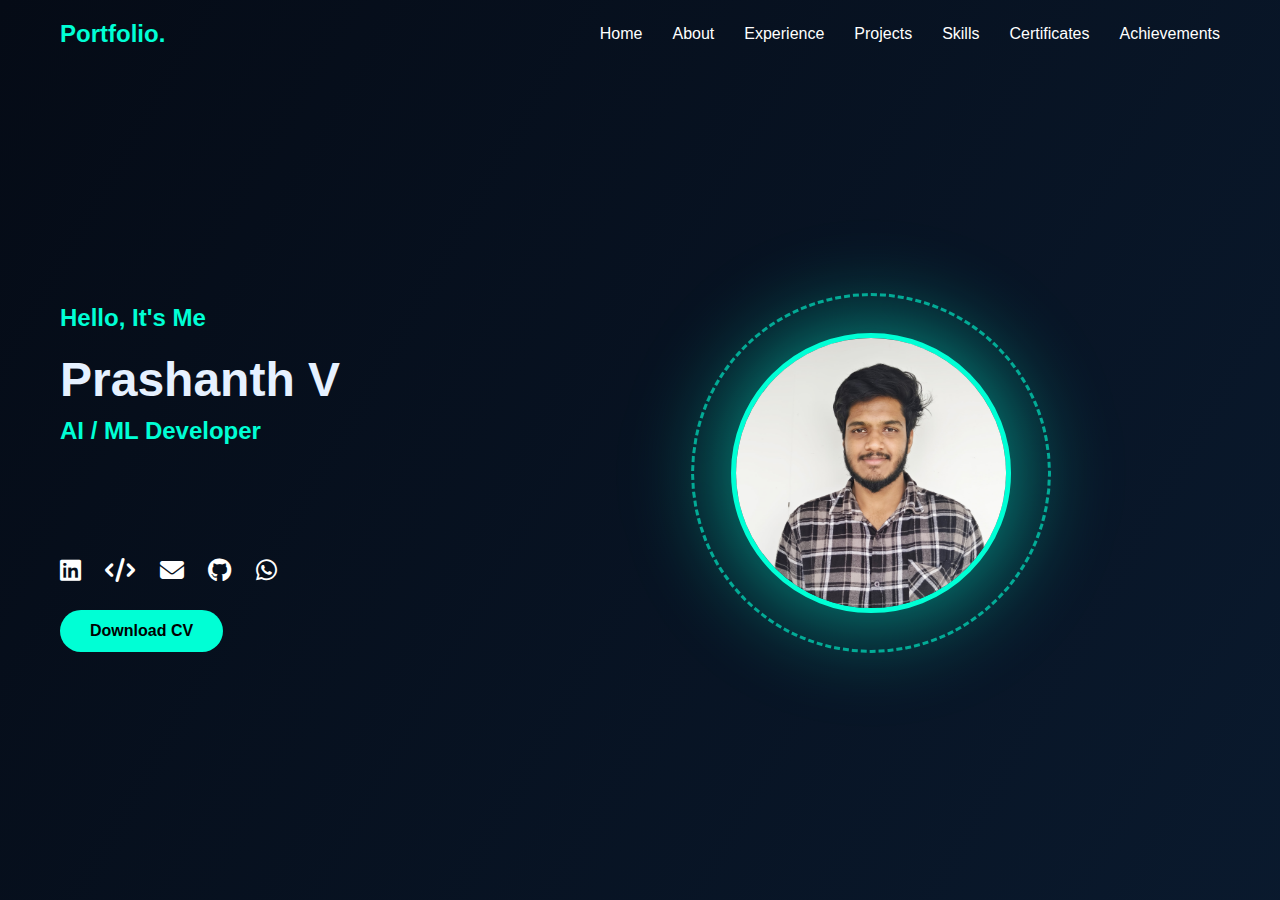
<file: index.html>
<!DOCTYPE html>
<html lang="en">
<head>
    <meta charset="UTF-8">
    <title>Prashanth | AI/ML Developer</title>

    <!-- Font Awesome Icons -->
    <link rel="stylesheet" href="https://cdnjs.cloudflare.com/ajax/libs/font-awesome/6.5.0/css/all.min.css">

    <link rel="stylesheet" href="style.css">
</head>
<body>

<!-- NAVBAR -->
<nav class="navbar">
    <div class="logo">Portfolio.</div>
    <ul class="nav-links">
        <li><a href="index.html">Home</a></li>
        <li><a href="about.html">About</a></li>
        <li><a href="Experience.html">Experience</a></li>
        <li><a href="projects.html">Projects</a></li>
        <li><a href="skills.html">Skills</a></li>
        <li><a href="certificates.html">Certificates</a></li>
        <li><a href="achievements.html">Achievements</a></li>
    </ul>
</nav>

<!-- HERO SECTION -->
<section class="hero" id="home">
    <div class="hero-left">
        <h2 class="fade-in">Hello, It's Me</h2>
        <h1 class="fade-in">Prashanth V</h1>
        <h2 class="slide-in">AI / ML Developer</h2>

        <p class="summary reveal">
            Passionate <span>AI & Machine Learning</span> developer focused on<br>
            building <span>intelligent</span>, <span>scalable</span>, real-world solutions.
        </p>

        <!-- SOCIAL ICONS -->
        <div class="social-icons zoom-in">
            <a href="https://linkedin.com/in/yourprofile" target="_blank"><i class="fab fa-linkedin"></i></a>
            <a href="https://leetcode.com/Prashmane" target="_blank"><i class="fa-solid fa-code"></i></a>
            <a href="mailto:prashanthvprashanthv46@gmail.com"><i class="fa-solid fa-envelope"></i></a>
            <a href="https://github.com/PRASHMANE" target="_blank"><i class="fab fa-github"></i></a>
            <a href="https://wa.me/918904311838" target="_blank"><i class="fab fa-whatsapp"></i></a>
        </div>


        <div class="cv-btn zoom-in">
            <a href="Prashanth_CV.pdf" download class="btn">Download CV</a>
        </div>

    </div>

    <div class="hero-right zoom-in">
        <div class="photo-wrapper">
            <img src="photo.jpg" alt="Prashanth Photo">
        </div>
    </div>

</section>

<script src="script.js"></script>
</body>
</html>
</file>
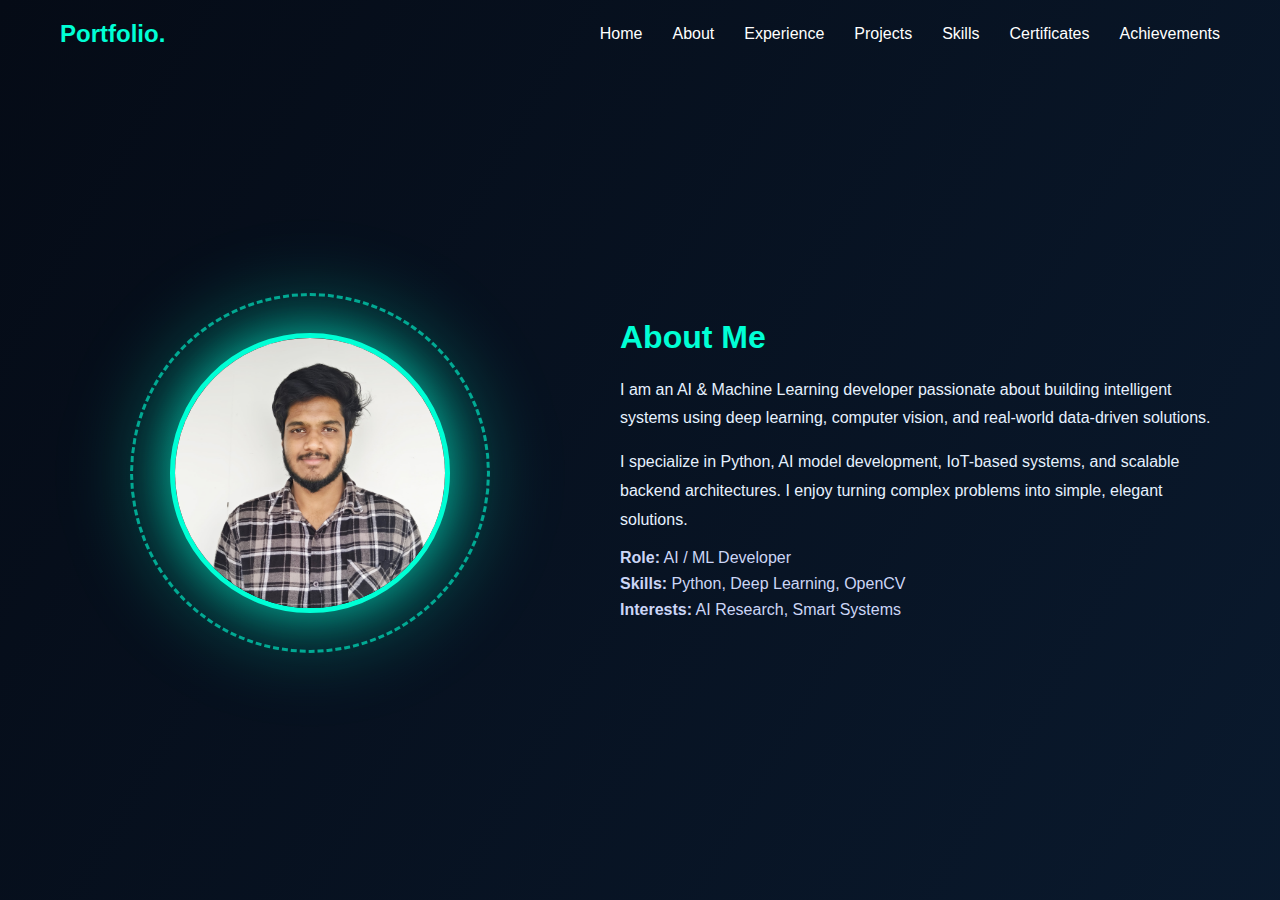
<file: about.html>
<!DOCTYPE html>
<html lang="en">
<head>
    <meta charset="UTF-8">
    <title>About | Prashanth</title>
    <link rel="stylesheet" href="style.css">
</head>
<body>

<!-- NAVBAR -->
<nav class="navbar">
    <div class="logo">Portfolio.</div>
    <ul class="nav-links">
        <li><a href="index.html">Home</a></li>
        <li><a href="about.html" class="active">About</a></li>
        <li><a href="experience.html">Experience</a></li>
        <li><a href="projects.html">Projects</a></li>
        <li><a href="skills.html">Skills</a></li>
        <li><a href="certificates.html">Certificates</a></li>
        <li><a href="achievements.html">Achievements</a></li>
    </ul>
</nav>

<!-- ABOUT SECTION -->
<section class="page about-section">

    <!-- LEFT: IMAGE -->
    <div class="about-left">
        <div class="photo-wrapper">
            <img src="photo.jpg" alt="Prashanth" class="about-photo">
        </div>
    </div>

    <!-- RIGHT: INFO -->
    <div class="about-right">
        <h1>About Me</h1>

        <p class="about-text">
            I am an AI & Machine Learning developer passionate about building
            intelligent systems using deep learning, computer vision, and
            real-world data-driven solutions.
        </p>

        <p class="about-text">
            I specialize in Python, AI model development, IoT-based systems,
            and scalable backend architectures. I enjoy turning complex
            problems into simple, elegant solutions.
        </p>

        <ul class="about-list">
            <li><strong>Role:</strong> AI / ML Developer</li>
            <li><strong>Skills:</strong> Python, Deep Learning, OpenCV</li>
            <li><strong>Interests:</strong> AI Research, Smart Systems</li>
        </ul>
    </div>

</section>

</body>
</html>
</file>
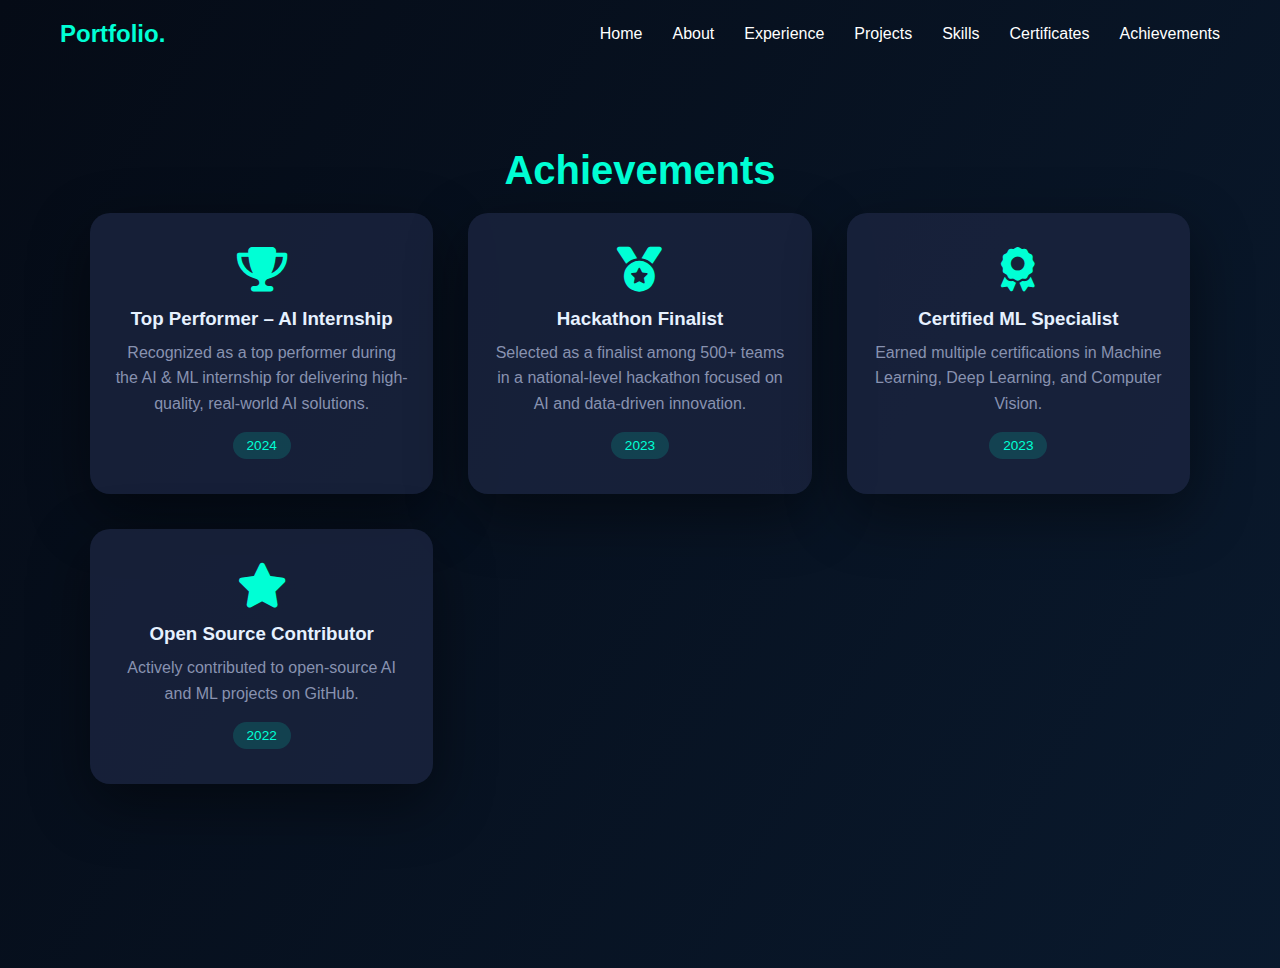
<file: achievements.html>
<!DOCTYPE html>
<html lang="en">
<head>
    <meta charset="UTF-8">
    <title>Achievements | Prashanth</title>

    <!-- Font Awesome Icons -->
    <link rel="stylesheet"
          href="https://cdnjs.cloudflare.com/ajax/libs/font-awesome/6.5.1/css/all.min.css"/>

    <link rel="stylesheet" href="style.css">
</head>
<body>

<!-- NAVBAR -->
<nav class="navbar">
    <div class="logo">Portfolio.</div>
    <ul class="nav-links">
        <li><a href="index.html">Home</a></li>
        <li><a href="about.html">About</a></li>
        <li><a href="experience.html">Experience</a></li>
        <li><a href="projects.html">Projects</a></li>
        <li><a href="skills.html">Skills</a></li>
        <li><a href="certificates.html">Certificates</a></li>
        <li><a href="achievements.html" class="active">Achievements</a></li>
    </ul>
</nav>

<!-- ACHIEVEMENTS SECTION -->
<section class="page achievements-page">
    <h1 class="achievements-title">Achievements</h1>

    <div class="achievements-grid">

        <!-- Achievement 1 -->
        <div class="achievement-card">
            <i class="fas fa-trophy achievement-icon"></i>
            <h3>Top Performer – AI Internship</h3>
            <p>
                Recognized as a top performer during the AI & ML internship
                for delivering high-quality, real-world AI solutions.
            </p>
            <span class="achievement-year">2024</span>
        </div>

        <!-- Achievement 2 -->
        <div class="achievement-card">
            <i class="fas fa-medal achievement-icon"></i>
            <h3>Hackathon Finalist</h3>
            <p>
                Selected as a finalist among 500+ teams in a national-level
                hackathon focused on AI and data-driven innovation.
            </p>
            <span class="achievement-year">2023</span>
        </div>

        <!-- Achievement 3 -->
        <div class="achievement-card">
            <i class="fas fa-award achievement-icon"></i>
            <h3>Certified ML Specialist</h3>
            <p>
                Earned multiple certifications in Machine Learning,
                Deep Learning, and Computer Vision.
            </p>
            <span class="achievement-year">2023</span>
        </div>

        <!-- Achievement 4 -->
        <div class="achievement-card">
            <i class="fas fa-star achievement-icon"></i>
            <h3>Open Source Contributor</h3>
            <p>
                Actively contributed to open-source AI and ML projects on GitHub.
            </p>
            <span class="achievement-year">2022</span>
        </div>

    </div>
</section>

</body>
</html>
</file>
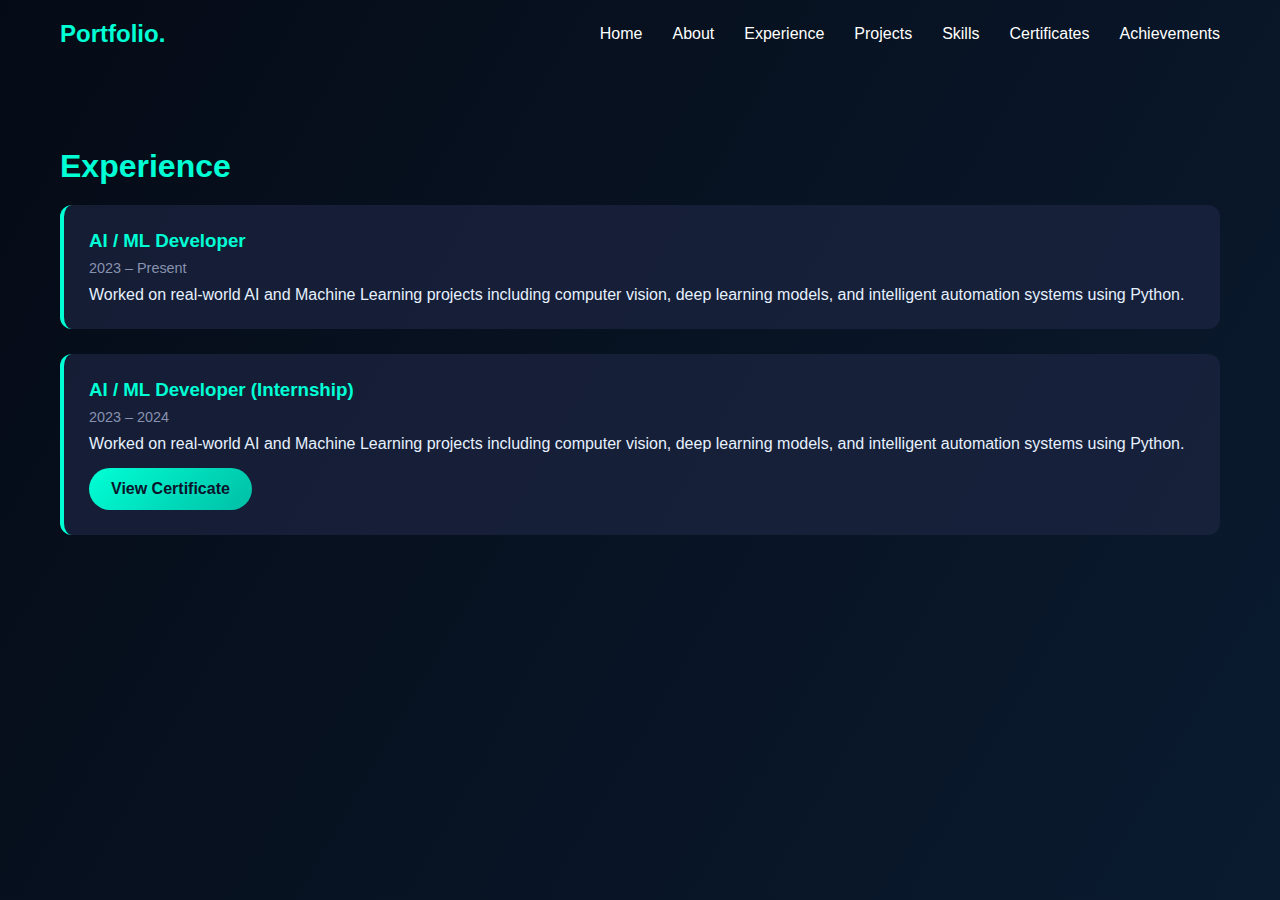
<file: Experience.html>
<!DOCTYPE html>
<html lang="en">
<head>
    <meta charset="UTF-8">
    <title>Experience | Prashanth</title>
    <link rel="stylesheet" href="style.css">
</head>
<body>

<!-- NAVIGATION BAR -->
<nav class="navbar">
    <div class="logo">Portfolio.</div>
    <ul class="nav-links">
        <li><a href="index.html">Home</a></li>
        <li><a href="about.html">About</a></li>
        <li><a href="Experience.html">Experience</a></li>
        <li><a href="projects.html">Projects</a></li>
        <li><a href="skills.html">Skills</a></li>
        <li><a href="certificates.html">Certificates</a></li>
        <li><a href="achievements.html">Achievements</a></li>
    </ul>
</nav>

<!-- EXPERIENCE SECTION -->
<section class="page">
    <h1>Experience</h1>

    <div class="experience-card">
        <h3>AI / ML Developer</h3>
        <p class="duration">2023 – Present</p>
        <p>
            Worked on real-world AI and Machine Learning projects including
            computer vision, deep learning models, and intelligent automation
            systems using Python.
        </p>
    </div>

    <div class="experience-card">
    <h3>AI / ML Developer (Internship)</h3>
        <p class="duration">2023 – 2024</p>
        <p>
            Worked on real-world AI and Machine Learning projects including
            computer vision, deep learning models, and intelligent automation
            systems using Python.
        </p>

    <!-- CERTIFICATE BUTTON -->
    <a href="certificates/ai-ml-internship.pdf" 
       class="cert-btn" 
       target="_blank">
       View Certificate
    </a>
    </div>


</section>

</body>
</html>
</file>
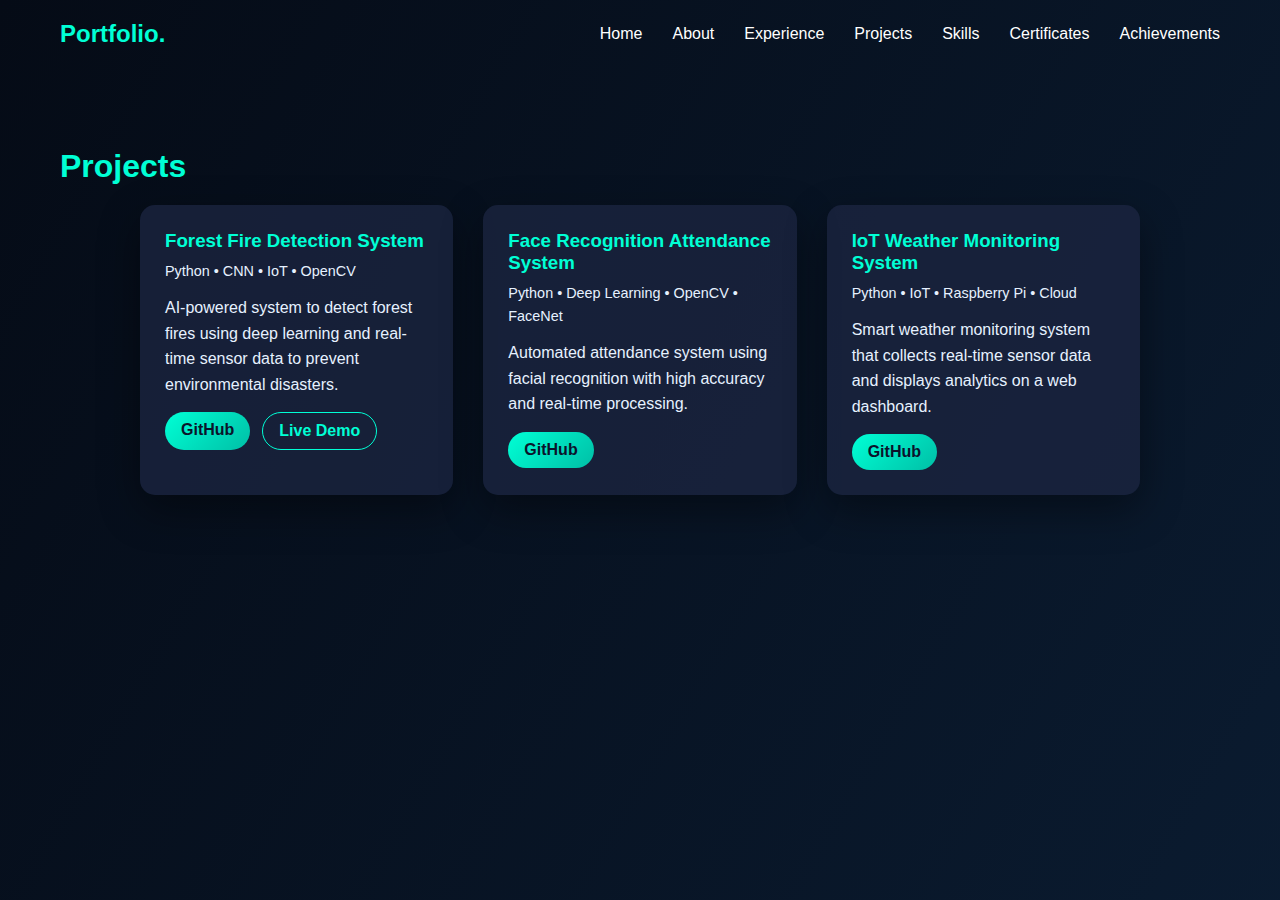
<file: projects.html>
<!DOCTYPE html>
<html lang="en">
<head>
    <meta charset="UTF-8">
    <title>Projects | Prashanth</title>
    <link rel="stylesheet" href="style.css">
</head>
<body>

<!-- NAVBAR -->
<nav class="navbar">
    <div class="logo">Portfolio.</div>
    <ul class="nav-links">
        <li><a href="index.html">Home</a></li>
        <li><a href="about.html">About</a></li>
        <li><a href="experience.html">Experience</a></li>
        <li><a href="projects.html" class="active">Projects</a></li>
        <li><a href="skills.html">Skills</a></li>
        <li><a href="certificates.html">Certificates</a></li>
        <li><a href="achievements.html">Achievements</a></li>
    </ul>
</nav>

<!-- PROJECTS SECTION -->
<section class="page">
    <h1>Projects</h1>

    <div class="projects-container">

        <!-- PROJECT 1 -->
        <div class="project-card">
            <h3>Forest Fire Detection System</h3>
            <p class="tech">Python • CNN • IoT • OpenCV</p>
            <p>
                AI-powered system to detect forest fires using deep learning
                and real-time sensor data to prevent environmental disasters.
            </p>

            <div class="project-links">
                <a href="https://github.com/your-username/forest-fire-detection"
                   target="_blank"
                   class="project-btn">
                   GitHub
                </a>

                <a href="#"
                   class="project-btn secondary">
                   Live Demo
                </a>
            </div>
        </div>

        <!-- PROJECT 2 -->
        <div class="project-card">
            <h3>Face Recognition Attendance System</h3>
            <p class="tech">Python • Deep Learning • OpenCV • FaceNet</p>
            <p>
                Automated attendance system using facial recognition
                with high accuracy and real-time processing.
            </p>

            <div class="project-links">
                <a href="https://github.com/your-username/face-recognition-attendance"
                   target="_blank"
                   class="project-btn">
                   GitHub
                </a>
            </div>
        </div>

        <!-- PROJECT 3 -->
        <div class="project-card">
            <h3>IoT Weather Monitoring System</h3>
            <p class="tech">Python • IoT • Raspberry Pi • Cloud</p>
            <p>
                Smart weather monitoring system that collects real-time
                sensor data and displays analytics on a web dashboard.
            </p>

            <div class="project-links">
                <a href="https://github.com/your-username/iot-weather-monitoring"
                   target="_blank"
                   class="project-btn">
                   GitHub
                </a>
            </div>
        </div>

    </div>
</section>

</body>
</html>
</file>
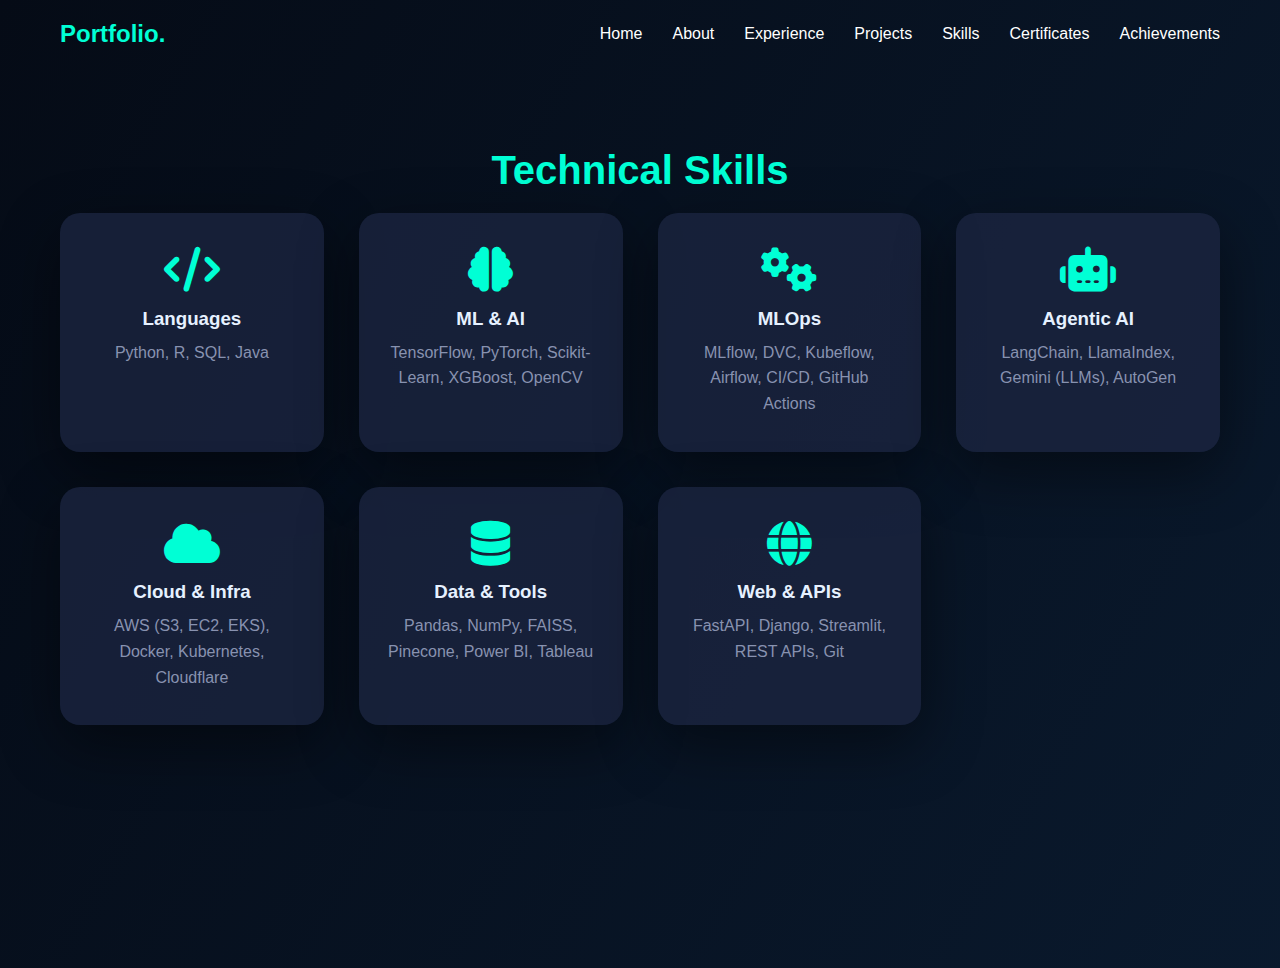
<file: skills.html>
<!DOCTYPE html>
<html lang="en">
<head>
    <meta charset="UTF-8">
    <title>Skills | Prashanth</title>

    <!-- Font Awesome Icons -->
    <link rel="stylesheet"
          href="https://cdnjs.cloudflare.com/ajax/libs/font-awesome/6.5.1/css/all.min.css"/>

    <link rel="stylesheet" href="style.css">
</head>
<body>

<!-- NAVBAR -->
<nav class="navbar">
    <div class="logo">Portfolio.</div>
    <ul class="nav-links">
        <li><a href="index.html">Home</a></li>
        <li><a href="about.html">About</a></li>
        <li><a href="experience.html">Experience</a></li>
        <li><a href="projects.html">Projects</a></li>
        <li><a href="skills.html" class="active">Skills</a></li>
        <li><a href="certificates.html">Certificates</a></li>
        <li><a href="achievements.html">Achievements</a></li>
    </ul>
</nav>

<!-- SKILLS SECTION -->
<section class="page skills-page">
    <h1 class="skills-title">Technical Skills</h1>

    <div class="skills-grid">

        <!-- Languages -->
        <div class="skill-card">
            <i class="fas fa-code skill-icon"></i>
            <h3>Languages</h3>
            <p>Python, R, SQL, Java</p>
        </div>

        <!-- ML & AI -->
        <div class="skill-card">
            <i class="fas fa-brain skill-icon"></i>
            <h3>ML & AI</h3>
            <p>TensorFlow, PyTorch, Scikit-Learn, XGBoost, OpenCV</p>
        </div>

        <!-- MLOps -->
        <div class="skill-card">
            <i class="fas fa-gears skill-icon"></i>
            <h3>MLOps</h3>
            <p>MLflow, DVC, Kubeflow, Airflow, CI/CD, GitHub Actions</p>
        </div>

        <!-- Agentic AI -->
        <div class="skill-card">
            <i class="fas fa-robot skill-icon"></i>
            <h3>Agentic AI</h3>
            <p>LangChain, LlamaIndex, Gemini (LLMs), AutoGen</p>
        </div>

        <!-- Cloud & Infra -->
        <div class="skill-card">
            <i class="fas fa-cloud skill-icon"></i>
            <h3>Cloud & Infra</h3>
            <p>AWS (S3, EC2, EKS), Docker, Kubernetes, Cloudflare</p>
        </div>

        <!-- Data & Tools -->
        <div class="skill-card">
            <i class="fas fa-database skill-icon"></i>
            <h3>Data & Tools</h3>
            <p>Pandas, NumPy, FAISS, Pinecone, Power BI, Tableau</p>
        </div>

        <!-- Web & APIs -->
        <div class="skill-card">
            <i class="fas fa-globe skill-icon"></i>
            <h3>Web & APIs</h3>
            <p>FastAPI, Django, Streamlit, REST APIs, Git</p>
        </div>

    </div>
</section>

</body>
</html>
</file>
<file: style.css>
* {
    margin: 0;
    padding: 0;
    box-sizing: border-box;
    font-family: 'Segoe UI', sans-serif;
}

body {
    background: linear-gradient(
        120deg,
        #0f2027,
        #203a43,
        #2c5364,
        #0f2027
    );
    background-size: 400% 400%;
    animation: gradientBG 15s ease infinite;
    color: white;
}

@keyframes gradientBG {
    0% { background-position: 0% 50%; }
    50% { background-position: 100% 50%; }
    100% { background-position: 0% 50%; }
}




/* NAVBAR */
.navbar {
    display: flex;
    justify-content: space-between;
    align-items: center;
    padding: 20px 60px;
}

.logo {
    font-size: 1.5rem;
    font-weight: bold;
    color: #00ffd5;
}

.nav-links {
    list-style: none;
    display: flex;
    gap: 30px;
}

.nav-links a {
    text-decoration: none;
    color: white;
    transition: 0.3s;
}

.nav-links a:hover {
    color: #00ffd5;
}



/* HERO SECTION */
.hero {
    display: flex;
    justify-content: space-between;
    align-items: center;
    padding: 80px 60px;
    min-height: 90vh;
}

.hero-left {
    max-width: 50%;
}

.hero-left h1 {
    font-size: 3rem;
}

.hero-left h2 {
    color: #00ffd5;
    margin: 10px 0 20px;
}

.summary {
    font-size: 1.1rem;
    opacity: 0.85;
    margin-bottom: 30px;
}



/* SOCIAL ICONS */
.social-icons a {
    font-size: 1.5rem;
    color: white;
    margin-right: 20px;
    transition: 0.3s;
}

.social-icons a:hover {
    color: #00ffd5;
    transform: scale(1.2);
}

/* PHOTO */
.hero-right img {
    width: 300px;
    border-radius: 80%;
    border: 5px solid #00ffd5;

}



/* ANIMATIONS */
.fade-in {
    animation: fadeIn 1.5s ease forwards;
}

.slide-in {
    animation: slideIn 1.5s ease forwards;
}

.zoom-in {
    animation: zoomIn 1.5s ease forwards;
}

@keyframes fadeIn {
    from { opacity: 0; }
    to { opacity: 1; }
}

@keyframes slideIn {
    from { transform: translateY(30px); opacity: 0; }
    to { transform: translateY(0); opacity: 1; }
}

@keyframes zoomIn {
    from { transform: scale(0.7); opacity: 0; }
    to { transform: scale(1); opacity: 1; }
}



/* RESPONSIVE */
@media (max-width: 900px) {
    .hero {
        flex-direction: column-reverse;
        text-align: center;
    }

    .hero-left {
        max-width: 100%;
    }

    .hero-right img {
        margin-bottom: 30px;
    }
}


/* INNER PAGES (About, Certificates, Achievements) */
.page {
    padding: 80px 60px;
}

.page h1 {
    color: #00ffd5;
    margin-bottom: 20px;
}


/* CV BUTTON */
.cv-btn {
    margin-top: 25px;
}

.cv-btn .btn {
    padding: 12px 30px;
    background: #00ffd5;
    color: #000;
    text-decoration: none;
    border-radius: 30px;
    font-weight: bold;
    display: inline-block;
    transition: 0.3s;
}

.cv-btn .btn:hover {
    transform: scale(1.1);
}


/* SUMMARY TEXT STYLING */
.summary {
    font-size: 1.15rem;
    line-height: 1.7;
    color: rgba(255, 255, 255, 0.85);
    max-width: 500px;
    margin-bottom: 30px;
}

.summary span {
    color: #00ffd5;
    font-weight: 600;
    position: relative;
}

/* subtle glow underline */
.summary span::after {
    content: "";
    position: absolute;
    left: 0;
    bottom: -3px;
    width: 100%;
    height: 2px;
    background: #00ffd5;
    opacity: 0.6;
}

/* STRONG PHOTO SHADOW & GLOW */
.photo-wrapper {
    position: relative;
    width: 320px;
    height: 320px;
    display: flex;
    align-items: center;
    justify-content: center;
    transform: translateX(-5cm);
}

.photo-wrapper::before {
    content: "";
    position: absolute;
    inset: -40px;
    background: radial-gradient(circle,
        rgba(0, 255, 213, 0.9) 0%,
        rgba(0, 255, 213, 0.6) 30%,
        rgba(0, 255, 213, 0.2) 55%,
        transparent 70%
    );
    filter: blur(35px);
    border-radius: 50%;
    z-index: 0;
}

.photo-wrapper img {
    width: 280px;
    height: 280px;
    border-radius: 50%;
    object-fit: cover;
    border: 5px solid #00ffd5;
    position: relative;
    z-index: 1;
    background: #000;
}


@keyframes pulseGlow {
    0% { transform: scale(1); opacity: 0.6; }
    50% { transform: scale(1.1); opacity: 1; }
    100% { transform: scale(1); opacity: 0.6; }
}

.photo-wrapper::before {
    animation: pulseGlow 3s infinite ease-in-out;
}





/* FLOATING PHOTO */
@keyframes float {
    0% { transform: translateY(0); }
    50% { transform: translateY(-12px); }
    100% { transform: translateY(0); }
}

.hero-right {
    animation: float 4s ease-in-out infinite;
}

/* ROTATING GLOW RING */
.photo-wrapper::after {
    content: "";
    position: absolute;
    inset: -20px;
    border-radius: 50%;
    border: 3px dashed rgba(0, 255, 213, 0.6);
    animation: rotateGlow 10s linear infinite;
}

@keyframes rotateGlow {
    from { transform: rotate(0deg); }
    to { transform: rotate(360deg); }
}

.nav-links a {
    position: relative;
}

.nav-links a::after {
    content: "";
    position: absolute;
    width: 0;
    height: 2px;
    left: 0;
    bottom: -6px;
    background: #00ffd5;
    transition: 0.3s;
}

.nav-links a:hover::after {
    width: 100%;
}






body {
    background: linear-gradient(
        120deg,
        #020c1b,
        #08192d,
        #0b2545,
        #08192d,
        #020c1b
    );
    background-size: 600% 600%;
    animation:
        aiGradient 20s ease infinite,
        glowPulse 6s ease-in-out infinite;
    color: #ccd6f6;
}

@keyframes aiGradient {
    0% { background-position: 0% 50%; }
    50% { background-position: 100% 50%; }
    100% { background-position: 0% 50%; }
}

@keyframes glowPulse {
    0%, 100% {
        filter: brightness(1);
    }
    50% {
        filter: brightness(1.08);
    }
}


body {
    background: linear-gradient(
        120deg,
        #050b16,
        #0b1d33,
        #102a44,
        #0b1d33,
        #050b16
    );
    background-size: 500% 500%;
    animation: aiGradient 18s ease-in-out infinite;
    color: #e6f1ff;
}

@keyframes aiGradient {
    0% {
        background-position: 0% 50%;
    }
    25% {
        background-position: 50% 100%;
    }
    50% {
        background-position: 100% 50%;
    }
    75% {
        background-position: 50% 0%;
    }
    100% {
        background-position: 0% 50%;
    }
}



#typing-text {
    font-size: 1.15rem;
    line-height: 1.7;
    color: rgba(255, 255, 255, 0.85);
    border-right: 2px solid #00ffd5;
    padding-right: 5px;
    animation: blink 0.7s infinite;
}

@keyframes blink {
    0% { border-color: transparent; }
    50% { border-color: #00ffd5; }
    100% { border-color: transparent; }
}

.reveal {
    opacity: 0;
    transform: translateY(20px);
    animation: revealText 1.5s ease forwards;
    animation-delay: 0.5s;
}

@keyframes revealText {
    to {
        opacity: 1;
        transform: translateY(0);
    }
}



.experience-card {
    background: rgba(28, 37, 65, 0.7);
    padding: 25px;
    margin-bottom: 25px;
    border-left: 4px solid #00ffd5;
    border-radius: 12px;
}

.experience-card h3 {
    color: #00ffd5;
    margin-bottom: 8px;
}

.duration {
    color: #8892b0;
    font-size: 0.9rem;
    margin-bottom: 10px;
}


.cert-btn {
    display: inline-block;
    margin-top: 15px;
    padding: 10px 18px;
    background: linear-gradient(135deg, #00ffd5, #00bfa6);
    color: #0b132b;
    text-decoration: none;
    font-weight: 600;
    border-radius: 25px;
    transition: all 0.3s ease;
}

.cert-btn:hover {
    transform: translateY(-3px);
    box-shadow: 0 10px 30px rgba(0, 255, 213, 0.4);
}




.projects-container {
    max-width: 1000px;
    margin: auto;
    display: grid;
    grid-template-columns: repeat(auto-fit, minmax(280px, 1fr));
    gap: 30px;
}

.project-card {
    background: rgba(28, 37, 65, 0.75);
    padding: 25px;
    border-radius: 15px;
    box-shadow: 0 15px 40px rgba(0, 0, 0, 0.4);
    transition: transform 0.3s ease, box-shadow 0.3s ease;
}

.project-card:hover {
    transform: translateY(-8px);
    box-shadow: 0 25px 60px rgba(0, 255, 213, 0.2);
}

.project-card h3 {
    color: #00ffd5;
    margin-bottom: 8px;
}

.tech {
    color: #8892b0;
    font-size: 0.9rem;
    margin-bottom: 12px;
}

.project-card p {
    color: #e6f1ff;
    line-height: 1.6;
}

.project-links {
    margin-top: 15px;
    display: flex;
    gap: 12px;
}

.project-btn {
    padding: 9px 16px;
    background: linear-gradient(135deg, #00ffd5, #00bfa6);
    color: #0b132b;
    text-decoration: none;
    border-radius: 20px;
    font-weight: 600;
    transition: 0.3s ease;
}

.project-btn.secondary {
    background: transparent;
    color: #00ffd5;
    border: 1px solid #00ffd5;
}

.project-btn:hover {
    transform: translateY(-3px);
    box-shadow: 0 10px 25px rgba(0, 255, 213, 0.4);
}





.about-section {
    display: flex;
    align-items: center;
    gap: 60px;
    min-height: 90vh;
}

.about-left {
    flex: 1;
    display: flex;
    justify-content: center;
}

.about-photo {
    width: 280px;
    border-radius: 50%;
    box-shadow: 0 0 40px rgba(0, 255, 213, 0.4);
}

.about-right {
    flex: 1.2;
}

.about-text {
    color: #e6f1ff;
    line-height: 1.8;
    margin-bottom: 15px;
}

.about-list {
    list-style: none;
    padding: 0;
}

.about-list li {
    margin-bottom: 8px;
    color: #ccd6f6;
}
.about-left {
    flex: 1;
    display: flex;
    justify-content: center;
    transform: translateX(5cm);
}


@media (max-width: 900px) {
    .about-section {
        flex-direction: column;
        text-align: center;
    }
}



.certificate-section {
    display: flex;
    align-items: center;
    gap: 60px;
    min-height: 90vh;
}

.certificate-left {
    flex: 1;
    display: flex;
    justify-content: center;
}

.certificate-img {
    width: 420px;
    border-radius: 15px;
    box-shadow: 0 20px 60px rgba(0, 255, 213, 0.3);
    transition: transform 0.4s ease;
}

.certificate-img:hover {
    transform: scale(1.03);
}

.certificate-right {
    flex: 1.2;
    display: flex;
    justify-content: center;
}

.certificate-card {
    background: rgba(28, 37, 65, 0.75);
    padding: 35px;
    border-radius: 18px;
    box-shadow: 0 25px 70px rgba(0, 0, 0, 0.45);
    max-width: 500px;
}

.certificate-card h1 {
    color: #00ffd5;
    margin-bottom: 10px;
}

.cert-org,
.cert-date {
    color: #8892b0;
    font-size: 0.95rem;
}

.cert-desc {
    color: #e6f1ff;
    margin: 15px 0;
    line-height: 1.7;
}

.cert-list {
    list-style: none;
    padding: 0;
    margin-bottom: 20px;
}

.cert-list li {
    color: #ccd6f6;
    margin-bottom: 8px;
}

.cert-btn {
    display: inline-block;
    padding: 12px 22px;
    background: linear-gradient(135deg, #00ffd5, #00bfa6);
    color: #0b132b;
    text-decoration: none;
    border-radius: 30px;
    font-weight: 600;
    transition: 0.3s ease;
}

.cert-btn:hover {
    transform: translateY(-3px);
    box-shadow: 0 12px 30px rgba(0, 255, 213, 0.4);
}

@media (max-width: 900px) {
    .certificate-section {
        flex-direction: column;
        text-align: center;
    }

    .certificate-img {
        width: 90%;
    }
}





.skills-page {
    min-height: 100vh;
}

.skills-title {
    text-align: center;
    color: #00ffd5;
    margin-bottom: 50px;
    font-size: 2.5rem;
}

.skills-grid {
    max-width: 1200px;
    margin: auto;
    display: grid;
    grid-template-columns: repeat(auto-fit, minmax(260px, 1fr));
    gap: 35px;
}

.skill-card {
    background: rgba(28, 37, 65, 0.75);
    padding: 35px 25px;
    border-radius: 20px;
    text-align: center;
    box-shadow: 0 20px 60px rgba(0, 0, 0, 0.45);
    transition: all 0.4s ease;
    position: relative;
    overflow: hidden;
}

/* Glow animation */
.skill-card::before {
    content: "";
    position: absolute;
    inset: 0;
    background: linear-gradient(120deg, transparent, rgba(0,255,213,0.2), transparent);
    opacity: 0;
    transition: opacity 0.4s ease;
}

.skill-card:hover::before {
    opacity: 1;
}

.skill-card:hover {
    transform: translateY(-12px) scale(1.03);
    box-shadow: 0 30px 80px rgba(0, 255, 213, 0.25);
}

.skill-icon {
    font-size: 2.8rem;
    color: #00ffd5;
    margin-bottom: 15px;
    animation: floatIcon 3s ease-in-out infinite;
}

@keyframes floatIcon {
    0% { transform: translateY(0); }
    50% { transform: translateY(-8px); }
    100% { transform: translateY(0); }
}

.skill-card h3 {
    color: #e6f1ff;
    margin-bottom: 10px;
}

.skill-card p {
    color: #8892b0;
    line-height: 1.6;
}


.achievements-page {
    min-height: 100vh;
}

.achievements-title {
    text-align: center;
    color: #00ffd5;
    font-size: 2.5rem;
    margin-bottom: 50px;
}

.achievements-grid {
    max-width: 1100px;
    margin: auto;
    display: grid;
    grid-template-columns: repeat(auto-fit, minmax(260px, 1fr));
    gap: 35px;
}

.achievement-card {
    background: rgba(28, 37, 65, 0.75);
    padding: 35px 25px;
    border-radius: 20px;
    text-align: center;
    box-shadow: 0 20px 60px rgba(0, 0, 0, 0.45);
    transition: all 0.4s ease;
    position: relative;
    overflow: hidden;
}

/* Glow sweep */
.achievement-card::before {
    content: "";
    position: absolute;
    inset: 0;
    background: linear-gradient(
        120deg,
        transparent,
        rgba(0, 255, 213, 0.25),
        transparent
    );
    opacity: 0;
    transition: opacity 0.4s ease;
}

.achievement-card:hover::before {
    opacity: 1;
}

.achievement-card:hover {
    transform: translateY(-12px) scale(1.03);
    box-shadow: 0 30px 80px rgba(0, 255, 213, 0.25);
}

.achievement-icon {
    font-size: 2.8rem;
    color: #00ffd5;
    margin-bottom: 15px;
    animation: pulseIcon 2.5s infinite;
}

@keyframes pulseIcon {
    0% { transform: scale(1); }
    50% { transform: scale(1.12); }
    100% { transform: scale(1); }
}

.achievement-card h3 {
    color: #e6f1ff;
    margin-bottom: 10px;
}

.achievement-card p {
    color: #8892b0;
    line-height: 1.6;
}

.achievement-year {
    display: inline-block;
    margin-top: 15px;
    padding: 6px 14px;
    border-radius: 20px;
    background: rgba(0, 255, 213, 0.15);
    color: #00ffd5;
    font-size: 0.85rem;
}
</file>
